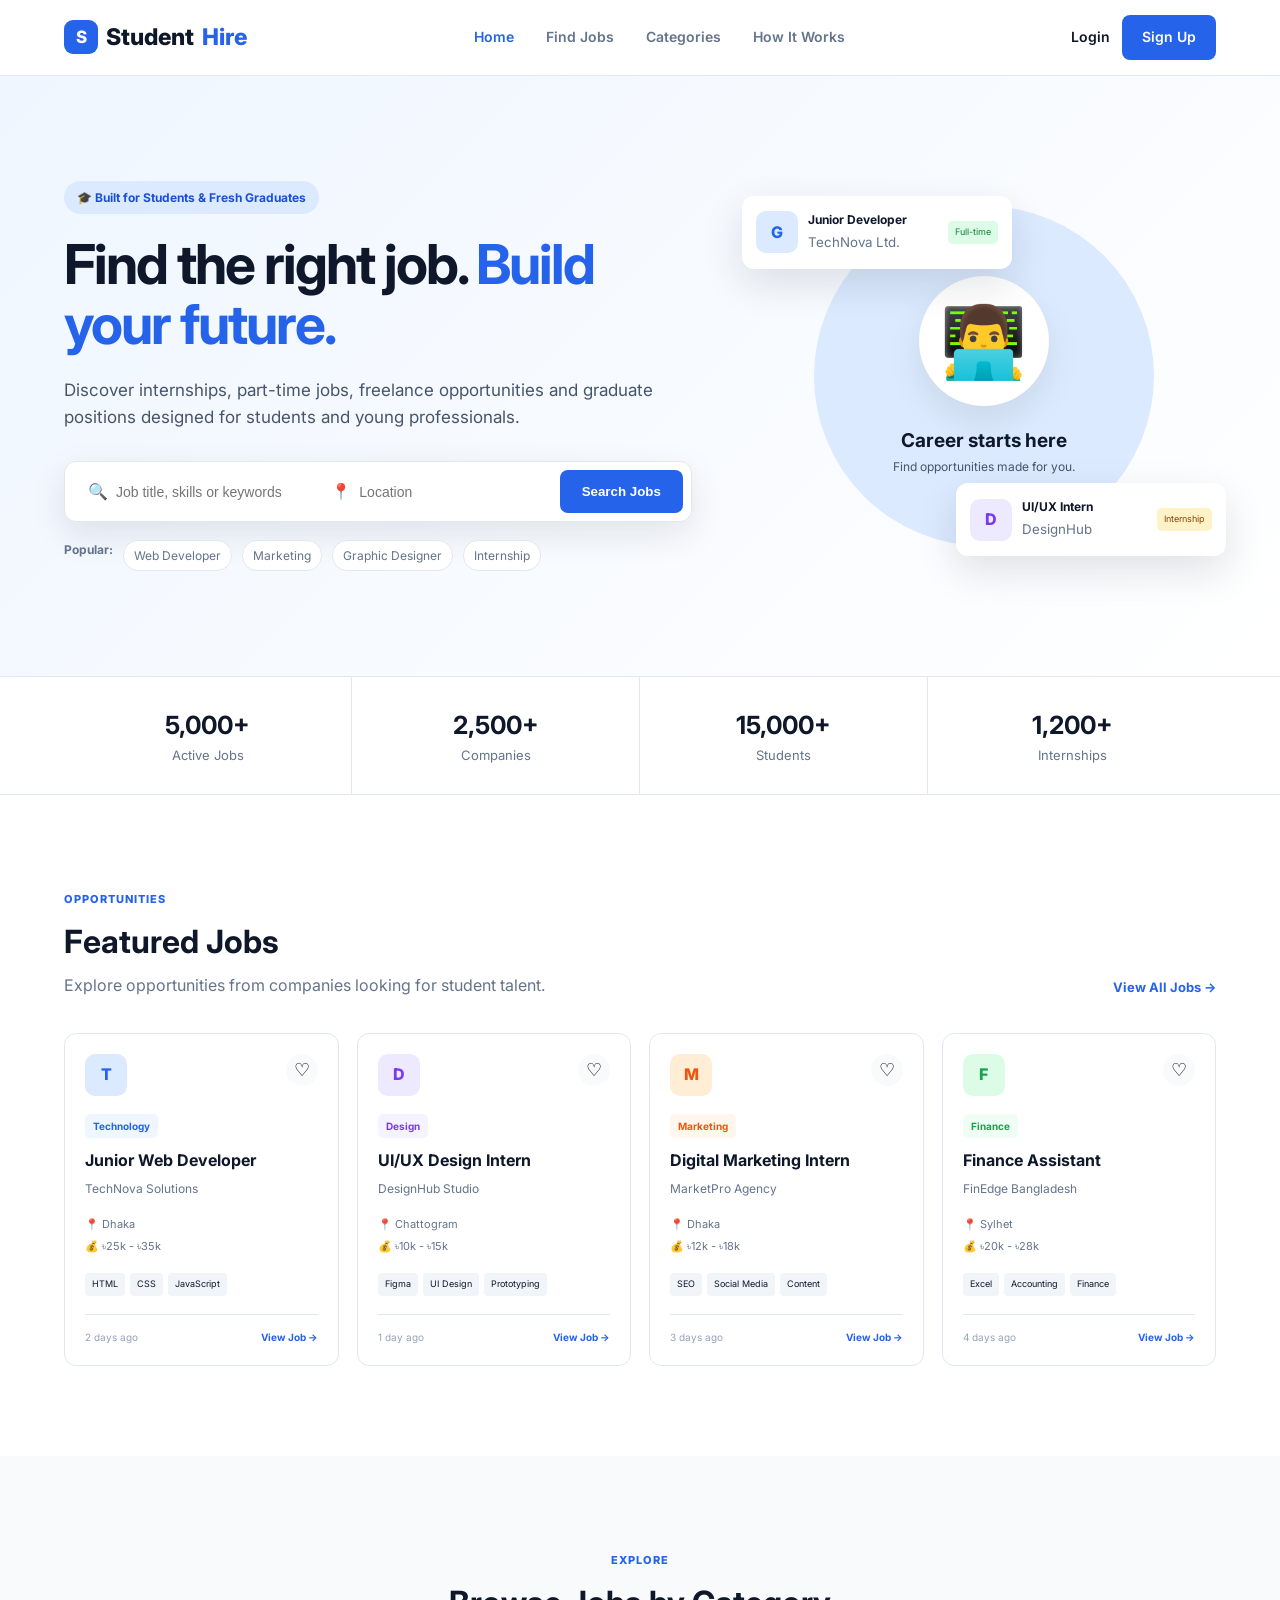
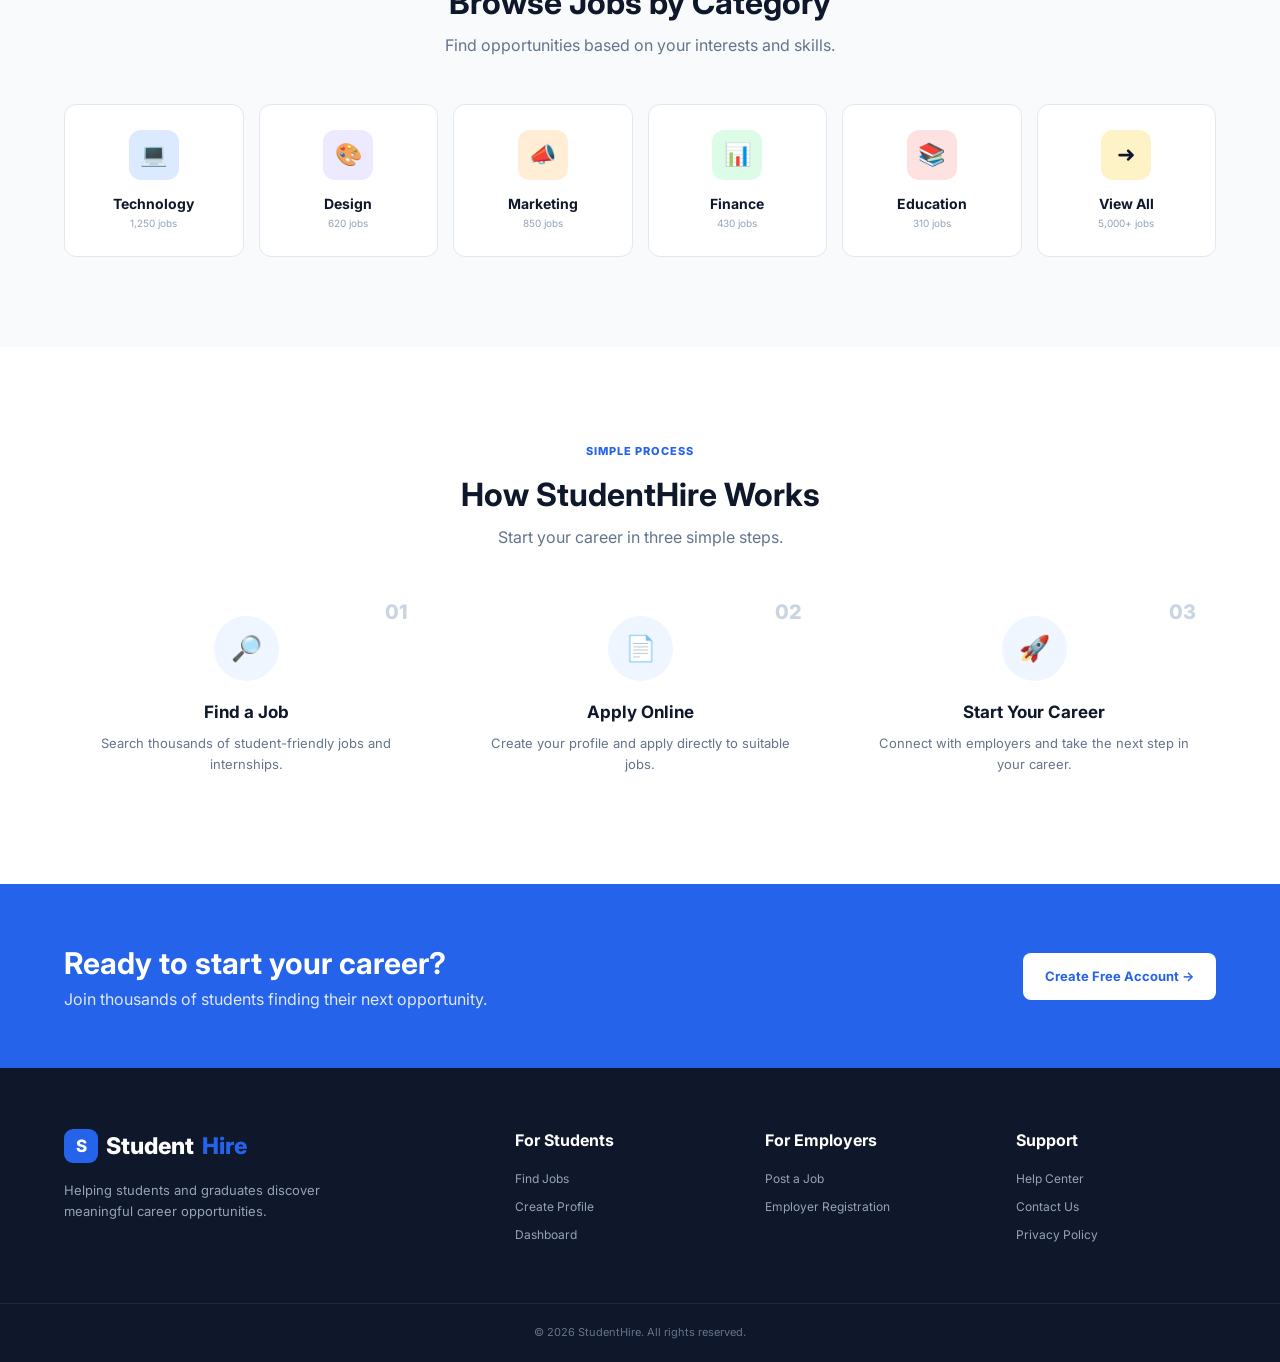
<file: index.html>
<!DOCTYPE html>
<html lang="en">
<head>
<meta charset="UTF-8">
<meta name="viewport" content="width=device-width, initial-scale=1.0">
<title>StudentHire - Student Job Portal</title>
<link rel="stylesheet" href="css/style.css">
<link rel="preconnect" href="https://fonts.googleapis.com">
<link rel="preconnect" href="https://fonts.gstatic.com" crossorigin>
<link href="https://fonts.googleapis.com/css2?family=Inter:wght@400;500;600;700;800&display=swap" rel="stylesheet">
</head>
<body>
<header class="navbar">
  <div class="container nav-content">
    <a href="index.html" class="logo"><span class="logo-icon">S</span>Student<span>Hire</span></a>
    <nav class="nav-links">
      <a href="index.html" class="active">Home</a>
      <a href="jobs.html">Find Jobs</a>
      <a href="#categories">Categories</a>
      <a href="#how-it-works">How It Works</a>
    </nav>
    <div class="nav-buttons">
      <a href="login.html" class="login-btn">Login</a>
      <a href="register.html" class="btn-primary">Sign Up</a>
    </div>
    <button class="menu-btn" onclick="toggleMenu()">☰</button>
  </div>
</header>

<section class="hero">
<div class="container hero-content">
  <div class="hero-text">
    <div class="hero-badge">🎓 Built for Students & Fresh Graduates</div>
    <h1>Find the right job. <span>Build your future.</span></h1>
    <p>Discover internships, part-time jobs, freelance opportunities and graduate positions designed for students and young professionals.</p>
    <div class="search-box">
      <div class="search-field"><span>🔍</span><input type="text" id="homeSearch" placeholder="Job title, skills or keywords"></div>
      <div class="search-field"><span>📍</span><input type="text" id="homeLocation" placeholder="Location"></div>
      <button onclick="searchJobs()" class="search-btn">Search Jobs</button>
    </div>
    <div class="popular-searches"><strong>Popular:</strong><span>Web Developer</span><span>Marketing</span><span>Graphic Designer</span><span>Internship</span></div>
  </div>
  <div class="hero-card">
    <div class="floating-card card-one"><div class="company-logo blue">G</div><div><strong>Junior Developer</strong><small>TechNova Ltd.</small></div><span class="job-type">Full-time</span></div>
    <div class="floating-card card-two"><div class="company-logo purple">D</div><div><strong>UI/UX Intern</strong><small>DesignHub</small></div><span class="job-type internship">Internship</span></div>
    <div class="hero-illustration"><div class="person-circle">👨‍💻</div><div class="illustration-text"><h3>Career starts here</h3><p>Find opportunities made for you.</p></div></div>
  </div>
</div>
</section>

<section class="stats">
<div class="container stats-grid">
  <div class="stat"><h2>5,000+</h2><p>Active Jobs</p></div>
  <div class="stat"><h2>2,500+</h2><p>Companies</p></div>
  <div class="stat"><h2>15,000+</h2><p>Students</p></div>
  <div class="stat"><h2>1,200+</h2><p>Internships</p></div>
</div>
</section>

<section class="section">
<div class="container">
  <div class="section-heading"><div><span class="section-label">OPPORTUNITIES</span><h2>Featured Jobs</h2><p>Explore opportunities from companies looking for student talent.</p></div><a href="jobs.html" class="view-all">View All Jobs →</a></div>
  <div class="job-grid">
    <div class="job-card"><div class="job-top"><div class="company-logo blue">T</div><button class="save-job" onclick="saveJob(this)">♡</button></div><span class="job-category">Technology</span><h3>Junior Web Developer</h3><p class="company">TechNova Solutions</p><div class="job-info"><span>📍 Dhaka</span><span>💰 ৳25k - ৳35k</span></div><div class="job-tags"><span>HTML</span><span>CSS</span><span>JavaScript</span></div><div class="job-bottom"><span>2 days ago</span><a href="job-details.html">View Job →</a></div></div>
    <div class="job-card"><div class="job-top"><div class="company-logo purple">D</div><button class="save-job" onclick="saveJob(this)">♡</button></div><span class="job-category purple-text">Design</span><h3>UI/UX Design Intern</h3><p class="company">DesignHub Studio</p><div class="job-info"><span>📍 Chattogram</span><span>💰 ৳10k - ৳15k</span></div><div class="job-tags"><span>Figma</span><span>UI Design</span><span>Prototyping</span></div><div class="job-bottom"><span>1 day ago</span><a href="job-details.html">View Job →</a></div></div>
    <div class="job-card"><div class="job-top"><div class="company-logo orange">M</div><button class="save-job" onclick="saveJob(this)">♡</button></div><span class="job-category orange-text">Marketing</span><h3>Digital Marketing Intern</h3><p class="company">MarketPro Agency</p><div class="job-info"><span>📍 Dhaka</span><span>💰 ৳12k - ৳18k</span></div><div class="job-tags"><span>SEO</span><span>Social Media</span><span>Content</span></div><div class="job-bottom"><span>3 days ago</span><a href="job-details.html">View Job →</a></div></div>
    <div class="job-card"><div class="job-top"><div class="company-logo green">F</div><button class="save-job" onclick="saveJob(this)">♡</button></div><span class="job-category green-text">Finance</span><h3>Finance Assistant</h3><p class="company">FinEdge Bangladesh</p><div class="job-info"><span>📍 Sylhet</span><span>💰 ৳20k - ৳28k</span></div><div class="job-tags"><span>Excel</span><span>Accounting</span><span>Finance</span></div><div class="job-bottom"><span>4 days ago</span><a href="job-details.html">View Job →</a></div></div>
  </div>
</div>
</section>

<section class="section light-section" id="categories">
<div class="container">
  <div class="center-heading"><span class="section-label">EXPLORE</span><h2>Browse Jobs by Category</h2><p>Find opportunities based on your interests and skills.</p></div>
  <div class="category-grid">
    <a href="jobs.html?category=technology" class="category-card"><div class="category-icon blue-bg">💻</div><h3>Technology</h3><p>1,250 jobs</p></a>
    <a href="jobs.html?category=design" class="category-card"><div class="category-icon purple-bg">🎨</div><h3>Design</h3><p>620 jobs</p></a>
    <a href="jobs.html?category=marketing" class="category-card"><div class="category-icon orange-bg">📣</div><h3>Marketing</h3><p>850 jobs</p></a>
    <a href="jobs.html?category=finance" class="category-card"><div class="category-icon green-bg">📊</div><h3>Finance</h3><p>430 jobs</p></a>
    <a href="jobs.html?category=education" class="category-card"><div class="category-icon red-bg">📚</div><h3>Education</h3><p>310 jobs</p></a>
    <a href="jobs.html" class="category-card"><div class="category-icon yellow-bg">➜</div><h3>View All</h3><p>5,000+ jobs</p></a>
  </div>
</div>
</section>

<section class="section" id="how-it-works">
<div class="container">
  <div class="center-heading"><span class="section-label">SIMPLE PROCESS</span><h2>How StudentHire Works</h2><p>Start your career in three simple steps.</p></div>
  <div class="steps">
    <div class="step"><div class="step-number">01</div><div class="step-icon">🔎</div><h3>Find a Job</h3><p>Search thousands of student-friendly jobs and internships.</p></div>
    <div class="step"><div class="step-number">02</div><div class="step-icon">📄</div><h3>Apply Online</h3><p>Create your profile and apply directly to suitable jobs.</p></div>
    <div class="step"><div class="step-number">03</div><div class="step-icon">🚀</div><h3>Start Your Career</h3><p>Connect with employers and take the next step in your career.</p></div>
  </div>
</div>
</section>

<section class="cta"><div class="container cta-content"><div><h2>Ready to start your career?</h2><p>Join thousands of students finding their next opportunity.</p></div><a href="register.html" class="cta-button">Create Free Account →</a></div></section>

<footer>
<div class="container footer-grid">
  <div><a href="index.html" class="logo footer-logo"><span class="logo-icon">S</span>Student<span>Hire</span></a><p>Helping students and graduates discover meaningful career opportunities.</p></div>
  <div><h4>For Students</h4><a href="jobs.html">Find Jobs</a><a href="register.html">Create Profile</a><a href="student-dashboard.html">Dashboard</a></div>
  <div><h4>For Employers</h4><a href="employer-dashboard.html">Post a Job</a><a href="register.html">Employer Registration</a></div>
  <div><h4>Support</h4><a href="#">Help Center</a><a href="#">Contact Us</a><a href="#">Privacy Policy</a></div>
</div>
<div class="footer-bottom"><p>© 2026 StudentHire. All rights reserved.</p></div>
</footer>
<script src="js/script.js"></script>
</body>
</html>
</file>
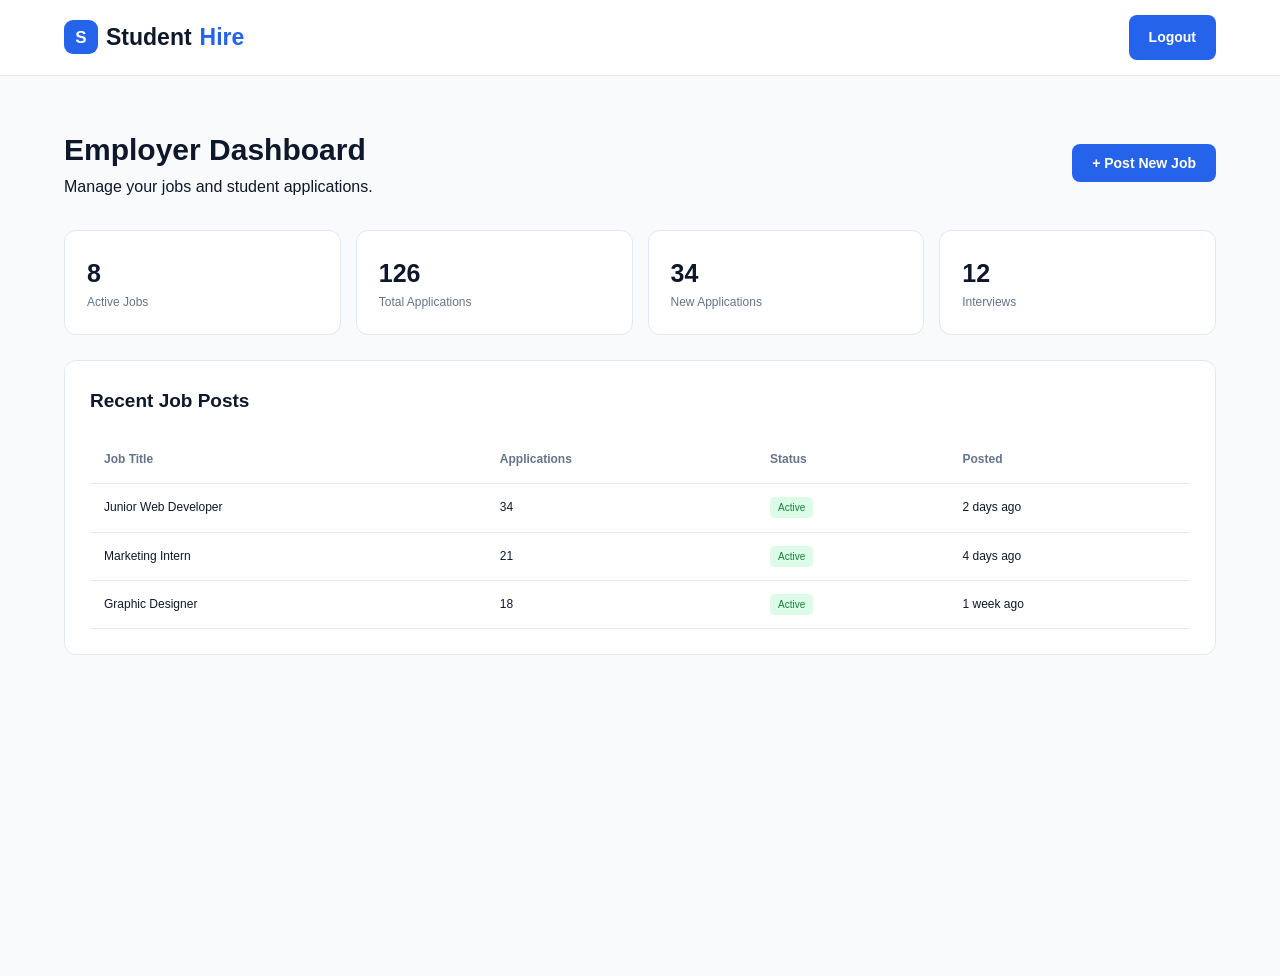
<file: employer-dashboard.html>
<!DOCTYPE html>
<html lang="en"><head><meta charset="UTF-8"><meta name="viewport" content="width=device-width, initial-scale=1.0"><title>Employer Dashboard - StudentHire</title><link rel="stylesheet" href="css/style.css"><style>
.employer-page{background:#f8fafc;min-height:100vh;padding:50px 0}.employer-header{display:flex;justify-content:space-between;align-items:center;margin-bottom:30px}.employer-header h1{font-size:30px}.post-btn{border:none;cursor:pointer}.employer-stats{display:grid;grid-template-columns:repeat(4,1fr);gap:15px;margin-bottom:25px}.employer-stat{background:#fff;border:1px solid var(--border);padding:22px;border-radius:12px}.employer-stat h2{font-size:25px}.employer-stat p{color:#64748b;font-size:12px}.employer-table{background:#fff;border:1px solid var(--border);border-radius:12px;padding:25px;overflow-x:auto}.employer-table h2{font-size:19px;margin-bottom:20px}table{width:100%;border-collapse:collapse}th,td{text-align:left;padding:14px;border-bottom:1px solid var(--border);font-size:12px}th{color:#64748b}.table-status{background:#dcfce7;color:#15803d;padding:5px 8px;border-radius:5px;font-size:10px}@media(max-width:700px){.employer-stats{grid-template-columns:1fr 1fr}}
</style></head><body><header class="navbar"><div class="container nav-content"><a href="index.html" class="logo"><span class="logo-icon">S</span>Student<span>Hire</span></a><a href="index.html" class="btn-primary">Logout</a></div></header>
<section class="employer-page"><div class="container"><div class="employer-header"><div><h1>Employer Dashboard</h1><p>Manage your jobs and student applications.</p></div><button class="btn-primary post-btn" onclick="showNotification('Job posting form opened!','success')">+ Post New Job</button></div><div class="employer-stats"><div class="employer-stat"><h2>8</h2><p>Active Jobs</p></div><div class="employer-stat"><h2>126</h2><p>Total Applications</p></div><div class="employer-stat"><h2>34</h2><p>New Applications</p></div><div class="employer-stat"><h2>12</h2><p>Interviews</p></div></div><div class="employer-table"><h2>Recent Job Posts</h2><table><thead><tr><th>Job Title</th><th>Applications</th><th>Status</th><th>Posted</th></tr></thead><tbody><tr><td>Junior Web Developer</td><td>34</td><td><span class="table-status">Active</span></td><td>2 days ago</td></tr><tr><td>Marketing Intern</td><td>21</td><td><span class="table-status">Active</span></td><td>4 days ago</td></tr><tr><td>Graphic Designer</td><td>18</td><td><span class="table-status">Active</span></td><td>1 week ago</td></tr></tbody></table></div></div></section><script src="js/script.js"></script></body></html>
</file>
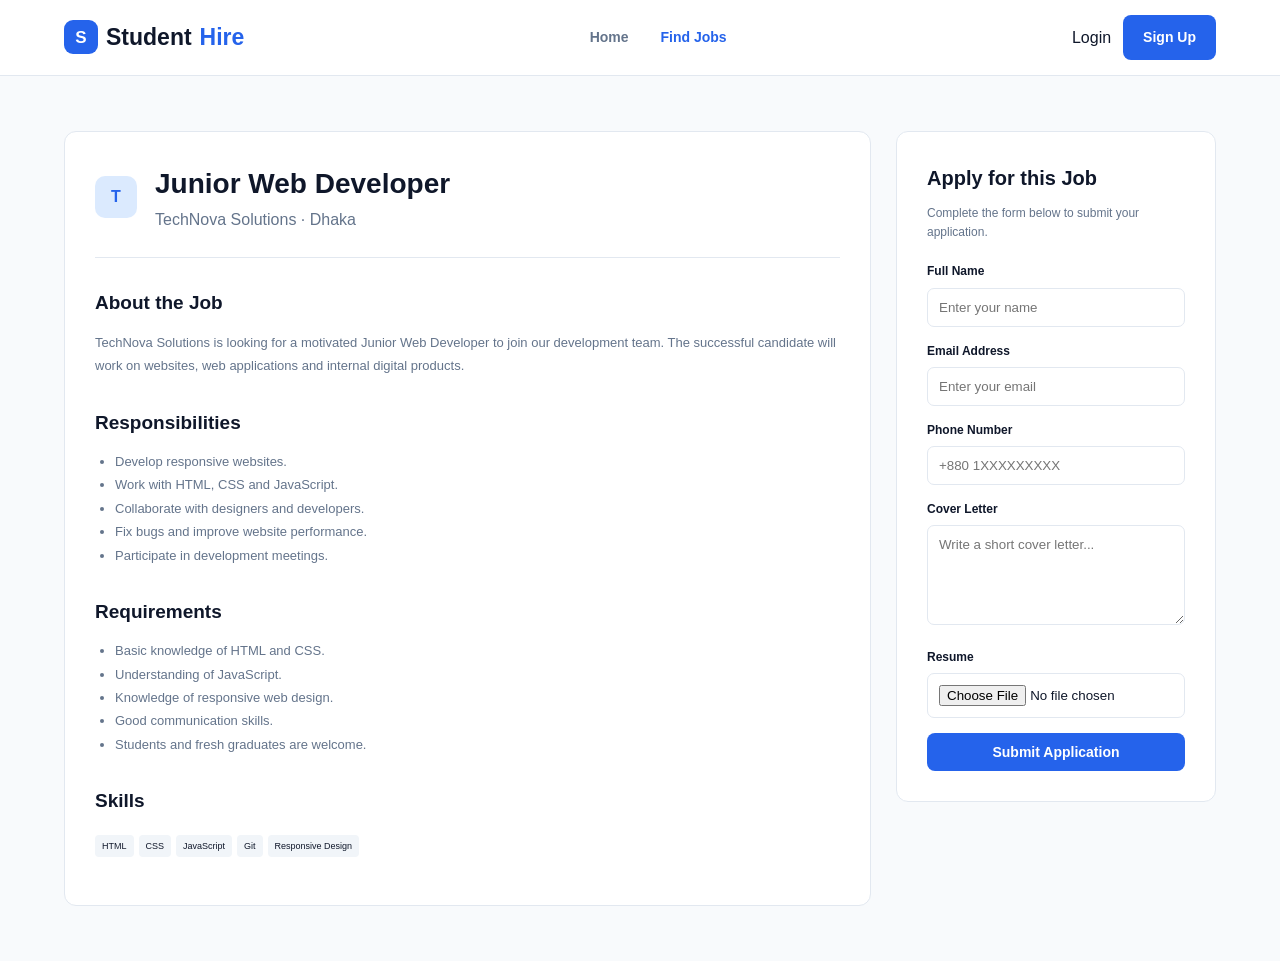
<file: job-details.html>
<!DOCTYPE html>
<html lang="en"><head><meta charset="UTF-8"><meta name="viewport" content="width=device-width, initial-scale=1.0"><title>Job Details - StudentHire</title><link rel="stylesheet" href="css/style.css"><style>
.job-details-page{background:#f8fafc;padding:55px 0}.job-details-layout{display:grid;grid-template-columns:1fr 320px;gap:25px}.details-card,.apply-panel{background:#fff;border:1px solid var(--border);border-radius:12px;padding:30px}.job-title-area{display:flex;gap:18px;align-items:center;padding-bottom:25px;border-bottom:1px solid var(--border)}.job-title-area h1{font-size:28px}.job-title-area p{color:#64748b}.details-section{margin-top:30px}.details-section h2{font-size:19px;margin-bottom:12px}.details-section p,.details-section li{color:#64748b;font-size:13px;line-height:1.8}.details-section ul{padding-left:20px}.apply-panel{height:fit-content;position:sticky;top:100px}.apply-panel h2{font-size:20px;margin-bottom:10px}.apply-panel p{color:#64748b;font-size:12px;margin-bottom:20px}.form-group{margin-bottom:15px}.form-group label{display:block;font-size:12px;font-weight:600;margin-bottom:6px}.form-group input,.form-group textarea,.form-group select{width:100%;padding:11px;border:1px solid var(--border);border-radius:7px;outline:none;font-family:inherit}.form-group textarea{height:100px;resize:vertical}.full-btn{width:100%;border:none;cursor:pointer}@media(max-width:800px){.job-details-layout{grid-template-columns:1fr}.apply-panel{position:static}}
</style></head><body>
<header class="navbar"><div class="container nav-content"><a href="index.html" class="logo"><span class="logo-icon">S</span>Student<span>Hire</span></a><nav class="nav-links"><a href="index.html">Home</a><a href="jobs.html" class="active">Find Jobs</a></nav><div class="nav-buttons"><a href="login.html">Login</a><a href="register.html" class="btn-primary">Sign Up</a></div></div></header>
<section class="job-details-page"><div class="container"><div class="job-details-layout">
<div class="details-card"><div class="job-title-area"><div class="company-logo blue">T</div><div><h1>Junior Web Developer</h1><p>TechNova Solutions · Dhaka</p></div></div>
<div class="details-section"><h2>About the Job</h2><p>TechNova Solutions is looking for a motivated Junior Web Developer to join our development team. The successful candidate will work on websites, web applications and internal digital products.</p></div>
<div class="details-section"><h2>Responsibilities</h2><ul><li>Develop responsive websites.</li><li>Work with HTML, CSS and JavaScript.</li><li>Collaborate with designers and developers.</li><li>Fix bugs and improve website performance.</li><li>Participate in development meetings.</li></ul></div>
<div class="details-section"><h2>Requirements</h2><ul><li>Basic knowledge of HTML and CSS.</li><li>Understanding of JavaScript.</li><li>Knowledge of responsive web design.</li><li>Good communication skills.</li><li>Students and fresh graduates are welcome.</li></ul></div>
<div class="details-section"><h2>Skills</h2><div class="job-tags"><span>HTML</span><span>CSS</span><span>JavaScript</span><span>Git</span><span>Responsive Design</span></div></div></div>
<aside class="apply-panel"><h2>Apply for this Job</h2><p>Complete the form below to submit your application.</p><form onsubmit="applyJob(event)"><div class="form-group"><label>Full Name</label><input type="text" id="applicantName" placeholder="Enter your name" required></div><div class="form-group"><label>Email Address</label><input type="email" id="applicantEmail" placeholder="Enter your email" required></div><div class="form-group"><label>Phone Number</label><input type="tel" placeholder="+880 1XXXXXXXXX"></div><div class="form-group"><label>Cover Letter</label><textarea placeholder="Write a short cover letter..."></textarea></div><div class="form-group"><label>Resume</label><input type="file" accept=".pdf,.doc,.docx"></div><button type="submit" class="btn-primary full-btn">Submit Application</button></form></aside>
</div></div></section><script src="js/script.js"></script></body></html>
</file>
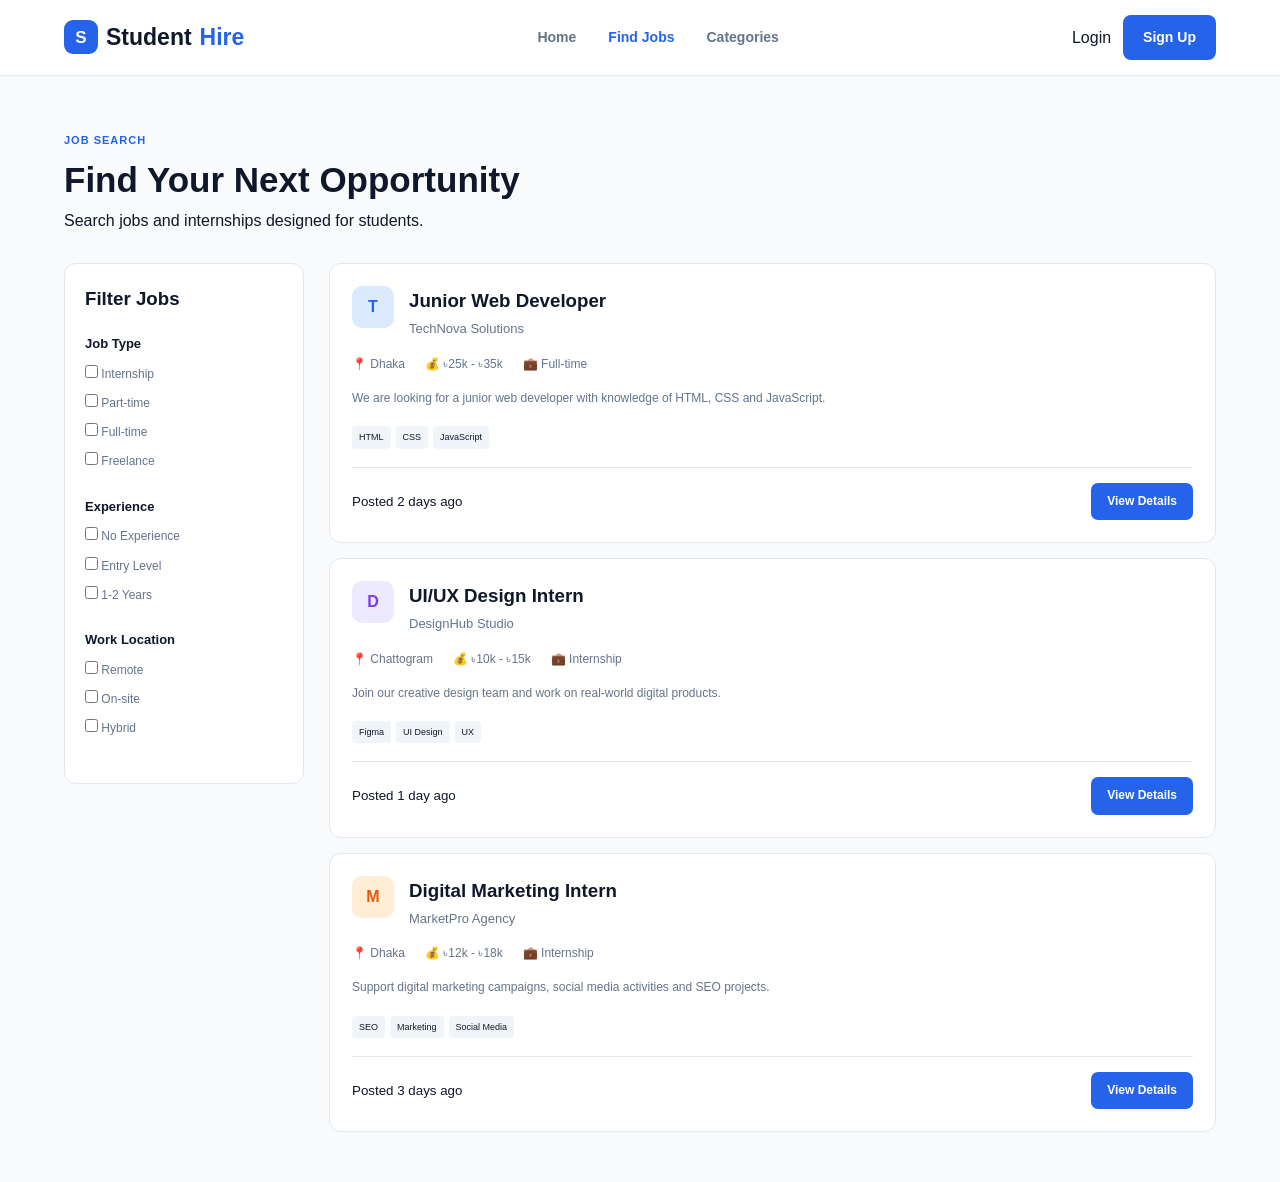
<file: jobs.html>
<!DOCTYPE html>
<html lang="en"><head><meta charset="UTF-8"><meta name="viewport" content="width=device-width, initial-scale=1.0"><title>Find Jobs - StudentHire</title><link rel="stylesheet" href="css/style.css"><style>
.jobs-page{background:#f8fafc;min-height:100vh;padding:50px 0}.jobs-header{margin-bottom:30px}.jobs-header h1{font-size:35px}.jobs-layout{display:grid;grid-template-columns:240px 1fr;gap:25px}.filters{background:#fff;border:1px solid var(--border);padding:20px;border-radius:12px;height:fit-content}.filters h3{margin-bottom:20px}.filter-group{margin-bottom:25px}.filter-group h4{margin-bottom:10px;font-size:13px}.filter-group label{display:block;font-size:12px;margin:10px 0;color:#64748b}.job-results{display:flex;flex-direction:column;gap:15px}.result-card{background:#fff;border:1px solid var(--border);border-radius:12px;padding:22px}.result-top{display:flex;gap:15px}.result-card h3{margin-bottom:3px}.result-company{color:#64748b;font-size:13px}.result-info{display:flex;gap:20px;color:#64748b;font-size:12px;margin:15px 0}.result-description{color:#64748b;font-size:12px}.result-bottom{display:flex;justify-content:space-between;align-items:center;border-top:1px solid var(--border);margin-top:18px;padding-top:15px}.apply-btn{background:var(--primary);color:#fff;padding:9px 16px;border-radius:7px;font-size:12px;font-weight:600}@media(max-width:700px){.jobs-layout{grid-template-columns:1fr}}
</style></head><body>
<header class="navbar"><div class="container nav-content"><a href="index.html" class="logo"><span class="logo-icon">S</span>Student<span>Hire</span></a><nav class="nav-links"><a href="index.html">Home</a><a href="jobs.html" class="active">Find Jobs</a><a href="index.html#categories">Categories</a></nav><div class="nav-buttons"><a href="login.html">Login</a><a href="register.html" class="btn-primary">Sign Up</a></div></div></header>
<section class="jobs-page"><div class="container"><div class="jobs-header"><span class="section-label">JOB SEARCH</span><h1>Find Your Next Opportunity</h1><p>Search jobs and internships designed for students.</p></div>
<div class="jobs-layout"><aside class="filters"><h3>Filter Jobs</h3><div class="filter-group"><h4>Job Type</h4><label><input type="checkbox"> Internship</label><label><input type="checkbox"> Part-time</label><label><input type="checkbox"> Full-time</label><label><input type="checkbox"> Freelance</label></div><div class="filter-group"><h4>Experience</h4><label><input type="checkbox"> No Experience</label><label><input type="checkbox"> Entry Level</label><label><input type="checkbox"> 1-2 Years</label></div><div class="filter-group"><h4>Work Location</h4><label><input type="checkbox"> Remote</label><label><input type="checkbox"> On-site</label><label><input type="checkbox"> Hybrid</label></div></aside>
<main class="job-results">
<div class="result-card"><div class="result-top"><div class="company-logo blue">T</div><div><h3>Junior Web Developer</h3><p class="result-company">TechNova Solutions</p></div></div><div class="result-info"><span>📍 Dhaka</span><span>💰 ৳25k - ৳35k</span><span>💼 Full-time</span></div><p class="result-description">We are looking for a junior web developer with knowledge of HTML, CSS and JavaScript.</p><div class="job-tags"><span>HTML</span><span>CSS</span><span>JavaScript</span></div><div class="result-bottom"><small>Posted 2 days ago</small><a href="job-details.html" class="apply-btn">View Details</a></div></div>
<div class="result-card"><div class="result-top"><div class="company-logo purple">D</div><div><h3>UI/UX Design Intern</h3><p class="result-company">DesignHub Studio</p></div></div><div class="result-info"><span>📍 Chattogram</span><span>💰 ৳10k - ৳15k</span><span>💼 Internship</span></div><p class="result-description">Join our creative design team and work on real-world digital products.</p><div class="job-tags"><span>Figma</span><span>UI Design</span><span>UX</span></div><div class="result-bottom"><small>Posted 1 day ago</small><a href="job-details.html" class="apply-btn">View Details</a></div></div>
<div class="result-card"><div class="result-top"><div class="company-logo orange">M</div><div><h3>Digital Marketing Intern</h3><p class="result-company">MarketPro Agency</p></div></div><div class="result-info"><span>📍 Dhaka</span><span>💰 ৳12k - ৳18k</span><span>💼 Internship</span></div><p class="result-description">Support digital marketing campaigns, social media activities and SEO projects.</p><div class="job-tags"><span>SEO</span><span>Marketing</span><span>Social Media</span></div><div class="result-bottom"><small>Posted 3 days ago</small><a href="job-details.html" class="apply-btn">View Details</a></div></div>
</main></div></div></section><script src="js/script.js"></script></body></html>
</file>
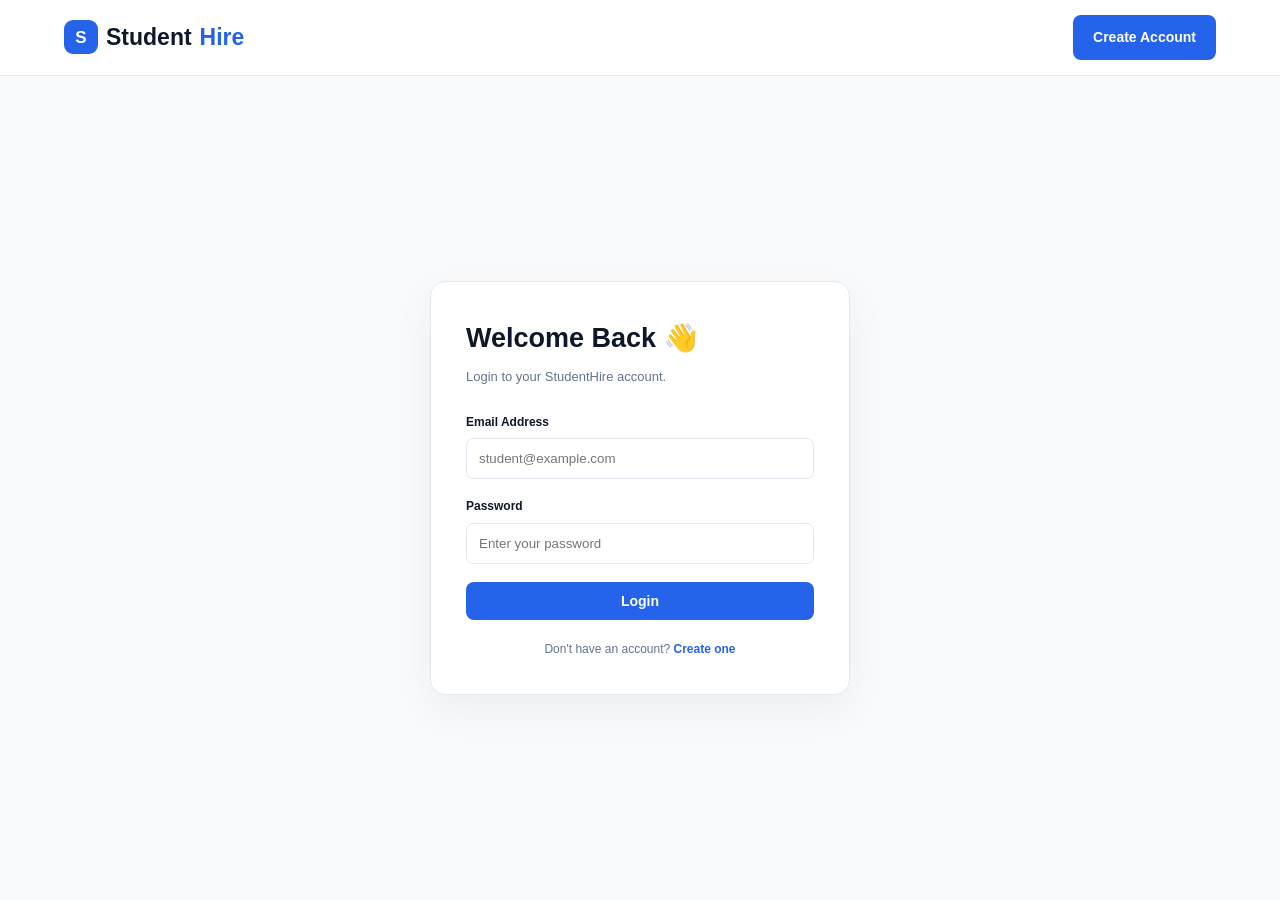
<file: login.html>
<!DOCTYPE html>
<html lang="en"><head><meta charset="UTF-8"><meta name="viewport" content="width=device-width, initial-scale=1.0"><title>Login - StudentHire</title><link rel="stylesheet" href="css/style.css"><style>
.auth-page{min-height:calc(100vh - 76px);background:#f8fafc;display:flex;align-items:center;justify-content:center;padding:40px}.auth-card{background:#fff;width:420px;padding:35px;border-radius:15px;border:1px solid var(--border);box-shadow:0 15px 40px rgba(0,0,0,.05)}.auth-card h1{font-size:27px;margin-bottom:7px}.auth-card>p{color:#64748b;font-size:13px;margin-bottom:25px}.auth-form label{display:block;font-size:12px;font-weight:600;margin-bottom:6px}.auth-form input{width:100%;padding:12px;border:1px solid var(--border);border-radius:7px;margin-bottom:18px;outline:none}.auth-button{width:100%;border:none;cursor:pointer}.auth-footer{text-align:center;margin-top:20px;color:#64748b;font-size:12px}.auth-footer a{color:var(--primary);font-weight:700}
</style></head><body><header class="navbar"><div class="container nav-content"><a href="index.html" class="logo"><span class="logo-icon">S</span>Student<span>Hire</span></a><a href="register.html" class="btn-primary">Create Account</a></div></header>
<section class="auth-page"><div class="auth-card"><h1>Welcome Back 👋</h1><p>Login to your StudentHire account.</p><form class="auth-form" onsubmit="loginUser(event)"><label>Email Address</label><input type="email" id="loginEmail" placeholder="student@example.com" required><label>Password</label><input type="password" id="loginPassword" placeholder="Enter your password" required><button type="submit" class="btn-primary auth-button">Login</button></form><div class="auth-footer">Don't have an account? <a href="register.html">Create one</a></div></div></section><script src="js/script.js"></script></body></html>
</file>
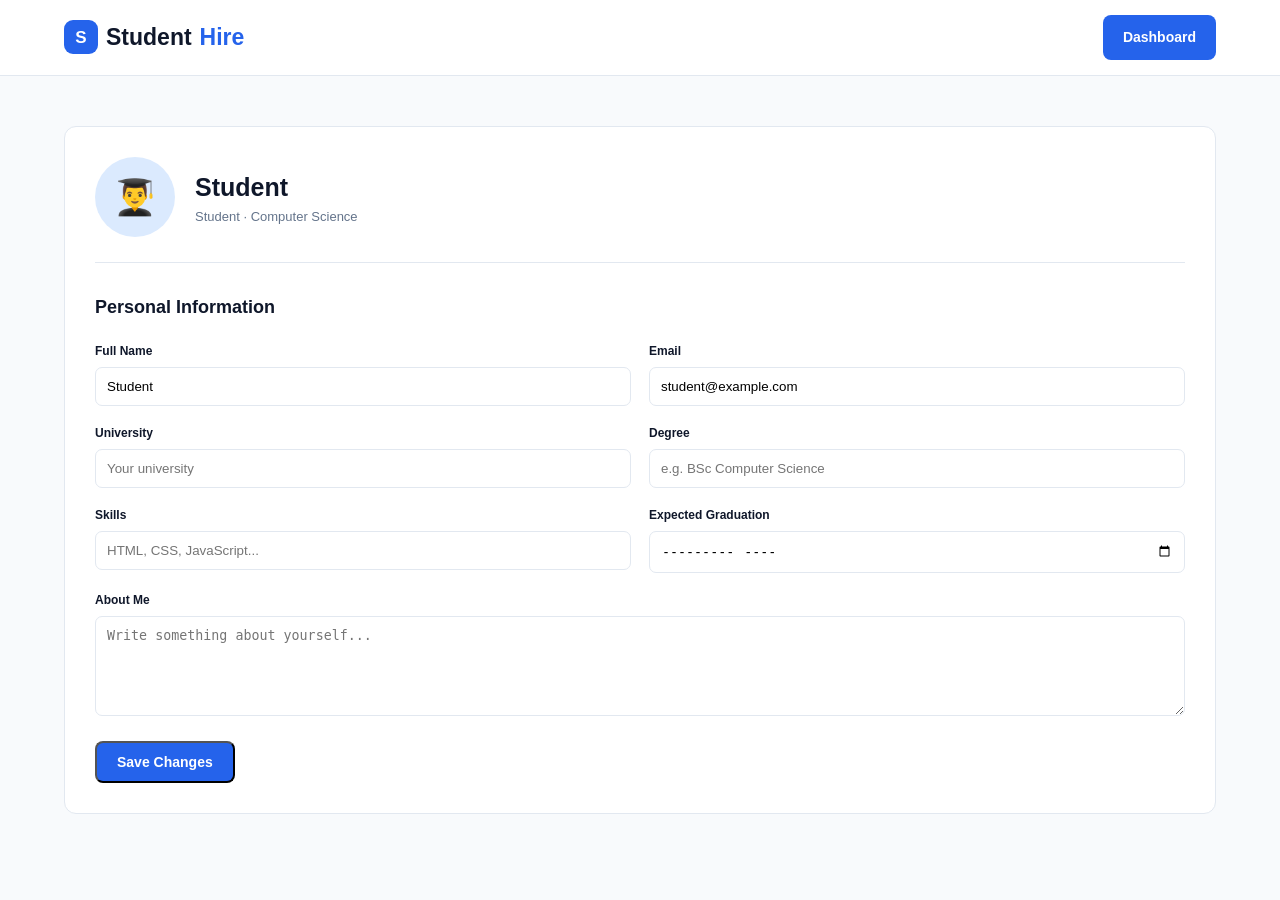
<file: profile.html>
<!DOCTYPE html>
<html lang="en"><head><meta charset="UTF-8"><meta name="viewport" content="width=device-width, initial-scale=1.0"><title>My Profile - StudentHire</title><link rel="stylesheet" href="css/style.css"><style>
.profile-page{background:#f8fafc;min-height:calc(100vh - 76px);padding:50px 0}.profile-card{background:#fff;border:1px solid var(--border);border-radius:12px;padding:30px}.profile-header{display:flex;align-items:center;gap:20px;border-bottom:1px solid var(--border);padding-bottom:25px}.profile-avatar{width:80px;height:80px;border-radius:50%;background:#dbeafe;display:flex;justify-content:center;align-items:center;font-size:35px}.profile-header h1{font-size:25px}.profile-header p{color:#64748b;font-size:13px}.profile-section{margin-top:30px}.profile-section h2{font-size:18px;margin-bottom:20px}.profile-form{display:grid;grid-template-columns:1fr 1fr;gap:18px}.profile-form label{display:block;font-size:12px;font-weight:600;margin-bottom:6px}.profile-form input,.profile-form textarea{width:100%;padding:11px;border:1px solid var(--border);border-radius:7px}.profile-form textarea{min-height:100px}.full{grid-column:1/-1}@media(max-width:700px){.profile-form{grid-template-columns:1fr}}
</style></head><body><header class="navbar"><div class="container nav-content"><a href="index.html" class="logo"><span class="logo-icon">S</span>Student<span>Hire</span></a><a href="student-dashboard.html" class="btn-primary">Dashboard</a></div></header>
<section class="profile-page"><div class="container"><div class="profile-card"><div class="profile-header"><div class="profile-avatar">👨‍🎓</div><div><h1 class="student-name">Student</h1><p>Student · Computer Science</p></div></div><div class="profile-section"><h2>Personal Information</h2><form class="profile-form"><div><label>Full Name</label><input type="text" value="Student"></div><div><label>Email</label><input type="email" value="student@example.com"></div><div><label>University</label><input type="text" placeholder="Your university"></div><div><label>Degree</label><input type="text" placeholder="e.g. BSc Computer Science"></div><div><label>Skills</label><input type="text" placeholder="HTML, CSS, JavaScript..."></div><div><label>Expected Graduation</label><input type="month"></div><div class="full"><label>About Me</label><textarea placeholder="Write something about yourself..."></textarea></div><div><button type="button" class="btn-primary" onclick="showNotification('Profile updated successfully!','success')">Save Changes</button></div></form></div></div></div></section><script src="js/script.js"></script></body></html>
</file>
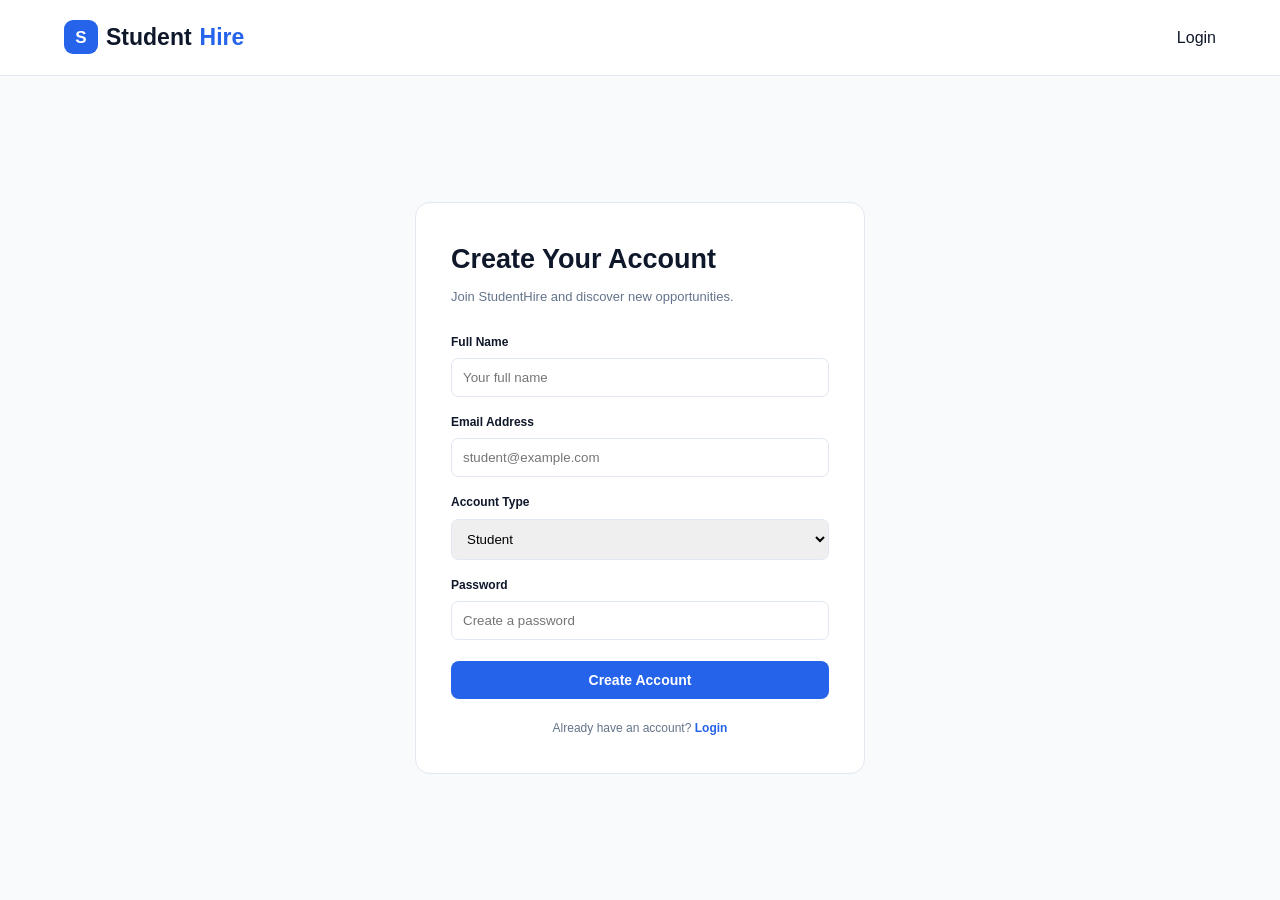
<file: register.html>
<!DOCTYPE html>
<html lang="en"><head><meta charset="UTF-8"><meta name="viewport" content="width=device-width, initial-scale=1.0"><title>Create Account - StudentHire</title><link rel="stylesheet" href="css/style.css"><style>
.auth-page{min-height:calc(100vh - 76px);background:#f8fafc;display:flex;justify-content:center;align-items:center;padding:40px}.auth-card{background:#fff;width:450px;padding:35px;border-radius:15px;border:1px solid var(--border)}.auth-card h1{font-size:27px}.auth-card>p{color:#64748b;font-size:13px;margin:6px 0 25px}.form-group{margin-bottom:16px}.form-group label{display:block;font-size:12px;font-weight:600;margin-bottom:6px}.form-group input,.form-group select{width:100%;padding:11px;border:1px solid var(--border);border-radius:7px}.register-button{width:100%;border:none;cursor:pointer;margin-top:5px}.auth-footer{text-align:center;font-size:12px;color:#64748b;margin-top:20px}.auth-footer a{color:var(--primary);font-weight:700}
</style></head><body><header class="navbar"><div class="container nav-content"><a href="index.html" class="logo"><span class="logo-icon">S</span>Student<span>Hire</span></a><a href="login.html">Login</a></div></header>
<section class="auth-page"><div class="auth-card"><h1>Create Your Account</h1><p>Join StudentHire and discover new opportunities.</p><form onsubmit="registerUser(event)"><div class="form-group"><label>Full Name</label><input type="text" id="registerName" placeholder="Your full name" required></div><div class="form-group"><label>Email Address</label><input type="email" id="registerEmail" placeholder="student@example.com" required></div><div class="form-group"><label>Account Type</label><select><option>Student</option><option>Employer</option></select></div><div class="form-group"><label>Password</label><input type="password" id="registerPassword" placeholder="Create a password" required></div><button type="submit" class="btn-primary register-button">Create Account</button></form><div class="auth-footer">Already have an account? <a href="login.html">Login</a></div></div></section><script src="js/script.js"></script></body></html>
</file>
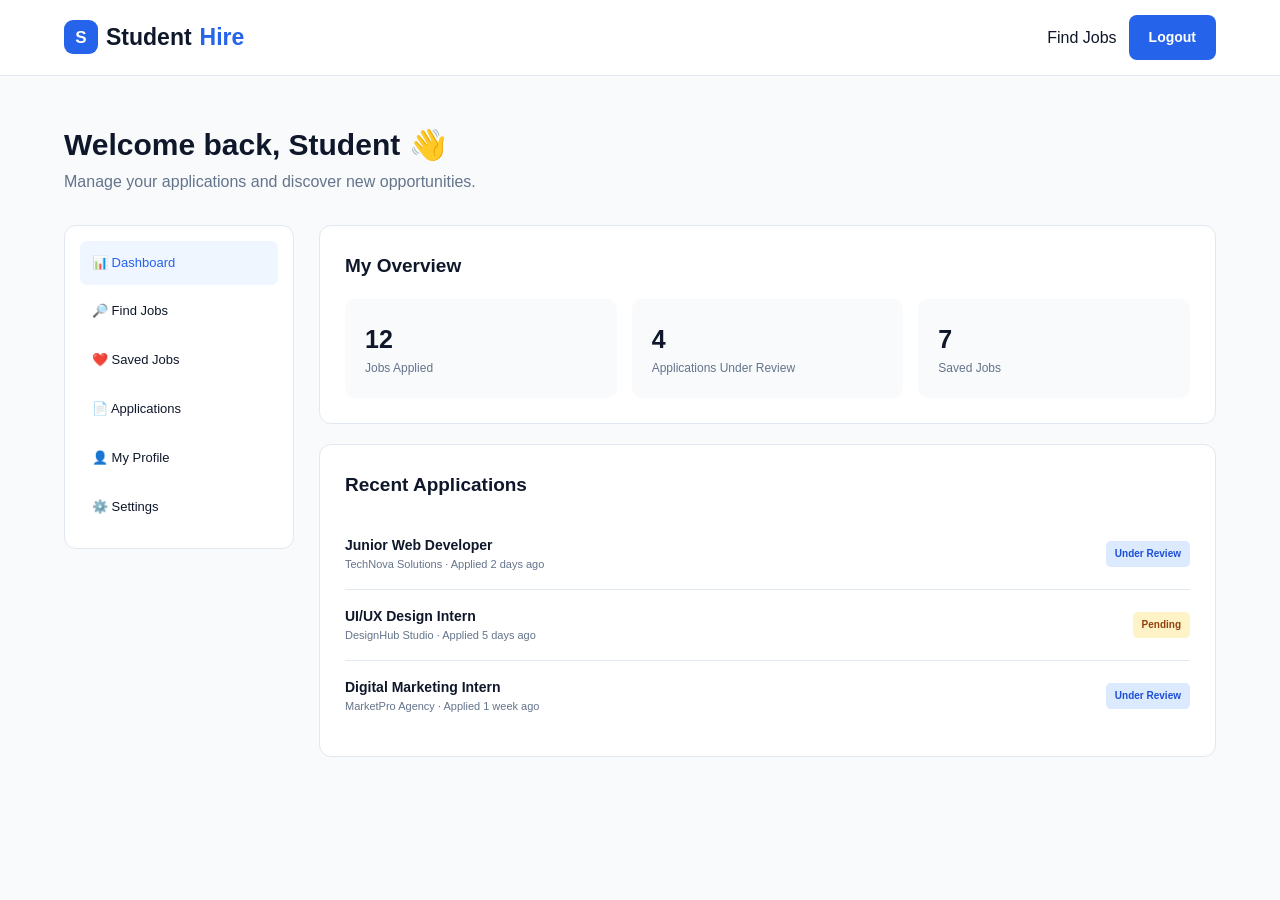
<file: student-dashboard.html>
<!DOCTYPE html>
<html lang="en"><head><meta charset="UTF-8"><meta name="viewport" content="width=device-width, initial-scale=1.0"><title>Student Dashboard - StudentHire</title><link rel="stylesheet" href="css/style.css"><style>
.dashboard{background:#f8fafc;min-height:calc(100vh - 76px);padding:45px 0}.dashboard-header{margin-bottom:30px}.dashboard-header h1{font-size:30px}.dashboard-header p{color:#64748b}.dashboard-grid{display:grid;grid-template-columns:230px 1fr;gap:25px}.sidebar{background:#fff;border:1px solid var(--border);border-radius:12px;padding:15px;height:fit-content}.sidebar a{display:block;padding:12px;border-radius:7px;font-size:13px;margin-bottom:4px}.sidebar a:hover,.sidebar a.active{background:#eff6ff;color:var(--primary)}.dashboard-main{display:flex;flex-direction:column;gap:20px}.dashboard-card{background:#fff;border:1px solid var(--border);border-radius:12px;padding:25px}.dashboard-card h2{font-size:19px;margin-bottom:18px}.dashboard-stats{display:grid;grid-template-columns:repeat(3,1fr);gap:15px}.dashboard-stat{background:#f8fafc;padding:20px;border-radius:10px}.dashboard-stat h3{font-size:25px}.dashboard-stat p{color:#64748b;font-size:12px}.application{display:flex;justify-content:space-between;align-items:center;padding:15px 0;border-bottom:1px solid var(--border)}.application:last-child{border-bottom:none}.application h4{font-size:14px}.application p{font-size:11px;color:#64748b}.status{padding:5px 9px;border-radius:5px;font-size:10px;font-weight:700}.pending{background:#fef3c7;color:#92400e}.review{background:#dbeafe;color:#1d4ed8}@media(max-width:700px){.dashboard-grid{grid-template-columns:1fr}.dashboard-stats{grid-template-columns:1fr}}
</style></head><body><header class="navbar"><div class="container nav-content"><a href="index.html" class="logo"><span class="logo-icon">S</span>Student<span>Hire</span></a><div class="nav-buttons"><a href="jobs.html">Find Jobs</a><a href="index.html" class="btn-primary">Logout</a></div></div></header>
<section class="dashboard"><div class="container"><div class="dashboard-header"><h1>Welcome back, <span class="student-name">Student</span> 👋</h1><p>Manage your applications and discover new opportunities.</p></div><div class="dashboard-grid"><aside class="sidebar"><a href="#" class="active">📊 Dashboard</a><a href="jobs.html">🔎 Find Jobs</a><a href="#">❤️ Saved Jobs</a><a href="#">📄 Applications</a><a href="profile.html">👤 My Profile</a><a href="#">⚙️ Settings</a></aside><main class="dashboard-main"><div class="dashboard-card"><h2>My Overview</h2><div class="dashboard-stats"><div class="dashboard-stat"><h3>12</h3><p>Jobs Applied</p></div><div class="dashboard-stat"><h3>4</h3><p>Applications Under Review</p></div><div class="dashboard-stat"><h3>7</h3><p>Saved Jobs</p></div></div></div><div class="dashboard-card"><h2>Recent Applications</h2><div class="application"><div><h4>Junior Web Developer</h4><p>TechNova Solutions · Applied 2 days ago</p></div><span class="status review">Under Review</span></div><div class="application"><div><h4>UI/UX Design Intern</h4><p>DesignHub Studio · Applied 5 days ago</p></div><span class="status pending">Pending</span></div><div class="application"><div><h4>Digital Marketing Intern</h4><p>MarketPro Agency · Applied 1 week ago</p></div><span class="status review">Under Review</span></div></div></main></div></div></section><script src="js/script.js"></script></body></html>
</file>
<file: css/style.css>
*{margin:0;padding:0;box-sizing:border-box} :root{--primary:#2563eb;--primary-dark:#1d4ed8;--dark:#0f172a;--text:#475569;--light:#f8fafc;--border:#e2e8f0;--white:#fff}body{font-family:"Inter",sans-serif;color:var(--dark);background:#fff;line-height:1.6}a{text-decoration:none;color:inherit}.container{width:90%;max-width:1200px;margin:auto}.navbar{height:76px;border-bottom:1px solid var(--border);background:#fff;position:sticky;top:0;z-index:1000}.nav-content{height:100%;display:flex;align-items:center;justify-content:space-between}.logo{font-size:23px;font-weight:800;display:flex;align-items:center;gap:8px}.logo span:last-child{color:var(--primary)}.logo-icon{width:34px;height:34px;background:var(--primary);color:#fff!important;border-radius:9px;display:flex;justify-content:center;align-items:center;font-size:17px}.nav-links{display:flex;gap:32px}.nav-links a{font-size:14px;font-weight:600;color:#64748b}.nav-links a:hover,.nav-links .active{color:var(--primary)}.nav-buttons{display:flex;gap:12px;align-items:center}.login-btn{font-weight:600;font-size:14px}.btn-primary{background:var(--primary);color:#fff;padding:11px 20px;border-radius:8px;font-weight:600;font-size:14px}.btn-primary:hover{background:var(--primary-dark)}.menu-btn{display:none;border:none;background:none;font-size:25px}.hero{background:linear-gradient(135deg,#eff6ff,#fff);padding:90px 0}.hero-content{display:grid;grid-template-columns:1.15fr .85fr;align-items:center;gap:60px}.hero-badge{display:inline-block;background:#dbeafe;color:#1d4ed8;padding:7px 13px;border-radius:20px;font-size:12px;font-weight:700;margin-bottom:20px}.hero h1{font-size:55px;line-height:1.1;letter-spacing:-2px;margin-bottom:22px}.hero h1 span{color:var(--primary)}.hero-text>p{color:var(--text);max-width:600px;font-size:17px;margin-bottom:30px}.search-box{background:#fff;padding:8px;border-radius:12px;display:flex;align-items:center;box-shadow:0 12px 35px rgba(15,23,42,.1);border:1px solid var(--border)}.search-field{display:flex;align-items:center;gap:8px;padding:0 15px;flex:1}.search-field input{width:100%;border:none;outline:none;font-size:14px}.search-btn{border:none;background:var(--primary);color:#fff;padding:14px 22px;border-radius:8px;font-weight:600;cursor:pointer}.popular-searches{margin-top:18px;display:flex;gap:10px;flex-wrap:wrap;color:#64748b;font-size:12px}.popular-searches span{background:#fff;padding:5px 10px;border:1px solid var(--border);border-radius:15px}.hero-card{min-height:420px;position:relative;display:flex;justify-content:center;align-items:center}.hero-illustration{width:340px;height:340px;border-radius:50%;background:#dbeafe;display:flex;flex-direction:column;align-items:center;justify-content:center}.person-circle{width:130px;height:130px;border-radius:50%;background:#fff;display:flex;align-items:center;justify-content:center;font-size:70px;box-shadow:0 15px 35px rgba(0,0,0,.08)}.illustration-text{text-align:center;margin-top:20px}.illustration-text h3{font-size:19px}.illustration-text p{font-size:12px;color:var(--text)}.floating-card{position:absolute;background:#fff;padding:14px;border-radius:12px;box-shadow:0 15px 40px rgba(15,23,42,.12);display:flex;align-items:center;gap:10px;width:270px}.floating-card strong{display:block;font-size:12px}.floating-card small{color:#64748b}.card-one{top:30px;left:-10px}.card-two{bottom:30px;right:-10px}.job-type{margin-left:auto;background:#dcfce7;color:#15803d;padding:4px 7px;border-radius:5px;font-size:9px}.internship{background:#fef3c7;color:#92400e}.company-logo{width:42px;height:42px;border-radius:10px;display:flex;justify-content:center;align-items:center;font-weight:800;flex-shrink:0}.blue{background:#dbeafe;color:#2563eb}.purple{background:#ede9fe;color:#7c3aed}.orange{background:#ffedd5;color:#ea580c}.green{background:#dcfce7;color:#16a34a}.stats{border-bottom:1px solid var(--border);border-top:1px solid var(--border)}.stats-grid{display:grid;grid-template-columns:repeat(4,1fr)}.stat{padding:28px;text-align:center;border-right:1px solid var(--border)}.stat:last-child{border-right:none}.stat h2{font-size:25px}.stat p{color:#64748b;font-size:13px}.section{padding:90px 0}.light-section{background:#f8fafc}.section-heading{display:flex;justify-content:space-between;align-items:end;margin-bottom:35px}.section-label{color:var(--primary);font-weight:800;font-size:11px;letter-spacing:1px}.section-heading h2,.center-heading h2{font-size:32px;margin-top:6px}.section-heading p,.center-heading p{color:#64748b;margin-top:5px}.view-all{color:var(--primary);font-size:13px;font-weight:700}.job-grid{display:grid;grid-template-columns:repeat(4,1fr);gap:18px}.job-card{border:1px solid var(--border);padding:20px;border-radius:12px;background:#fff;transition:.3s}.job-card:hover{transform:translateY(-5px);box-shadow:0 15px 30px rgba(15,23,42,.08)}.job-top{display:flex;justify-content:space-between}.save-job{border:none;background:#f8fafc;width:32px;height:32px;border-radius:50%;cursor:pointer;font-size:18px}.save-job.saved{color:#ef4444}.job-category{display:inline-block;color:#2563eb;background:#eff6ff;padding:4px 8px;border-radius:5px;font-size:10px;margin-top:18px;font-weight:700}.purple-text{color:#7c3aed;background:#f5f3ff}.orange-text{color:#ea580c;background:#fff7ed}.green-text{color:#16a34a;background:#f0fdf4}.job-card h3{margin-top:10px;font-size:16px}.company{color:#64748b;font-size:12px;margin:5px 0 18px}.job-info{display:flex;flex-direction:column;gap:4px;font-size:11px;color:#64748b}.job-tags{display:flex;flex-wrap:wrap;gap:5px;margin:18px 0}.job-tags span{background:#f1f5f9;padding:4px 7px;border-radius:4px;font-size:9px}.job-bottom{border-top:1px solid var(--border);padding-top:14px;display:flex;justify-content:space-between;font-size:10px;color:#94a3b8}.job-bottom a{color:var(--primary);font-weight:700}.center-heading{text-align:center;margin-bottom:45px}.category-grid{display:grid;grid-template-columns:repeat(6,1fr);gap:15px}.category-card{background:#fff;border:1px solid var(--border);padding:25px 15px;border-radius:12px;text-align:center;transition:.3s}.category-card:hover{transform:translateY(-4px);box-shadow:0 10px 25px rgba(0,0,0,.07)}.category-icon{width:50px;height:50px;margin:auto;border-radius:12px;display:flex;align-items:center;justify-content:center;font-size:22px}.blue-bg{background:#dbeafe}.purple-bg{background:#ede9fe}.orange-bg{background:#ffedd5}.green-bg{background:#dcfce7}.red-bg{background:#fee2e2}.yellow-bg{background:#fef3c7}.category-card h3{margin-top:13px;font-size:14px}.category-card p{color:#94a3b8;font-size:10px}.steps{display:grid;grid-template-columns:repeat(3,1fr);gap:30px}.step{text-align:center;position:relative;padding:20px}.step-number{position:absolute;right:20px;top:0;color:#cbd5e1;font-weight:800;font-size:20px}.step-icon{width:65px;height:65px;background:#eff6ff;margin:auto;border-radius:50%;display:flex;align-items:center;justify-content:center;font-size:25px}.step h3{margin-top:18px;font-size:17px}.step p{margin-top:7px;color:#64748b;font-size:13px}.cta{background:var(--primary);color:#fff;padding:55px 0}.cta-content{display:flex;justify-content:space-between;align-items:center}.cta h2{font-size:30px}.cta p{opacity:.85}.cta-button{background:#fff;color:var(--primary);padding:13px 22px;border-radius:8px;font-weight:700;font-size:13px}footer{background:#0f172a;color:#fff;padding-top:60px}.footer-grid{display:grid;grid-template-columns:2fr 1fr 1fr 1fr;gap:50px;padding-bottom:50px}.footer-grid p{color:#94a3b8;font-size:13px;margin-top:15px;max-width:300px}.footer-grid h4{margin-bottom:15px}.footer-grid>div:not(:first-child) a{display:block;color:#94a3b8;font-size:12px;margin:9px 0}.footer-bottom{border-top:1px solid #1e293b;text-align:center;padding:20px}.footer-bottom p{color:#64748b;font-size:11px}.notification{position:fixed;right:25px;top:90px;padding:15px 20px;border-radius:8px;color:#fff;font-size:13px;font-weight:600;transform:translateX(150%);transition:.3s;z-index:5000}.notification.show{transform:translateX(0)}.notification.success{background:#16a34a}.notification.error{background:#dc2626}@media(max-width:1000px){.job-grid{grid-template-columns:repeat(2,1fr)}.category-grid{grid-template-columns:repeat(3,1fr)}.hero-content{grid-template-columns:1fr}.hero-card{display:none}}@media(max-width:700px){.nav-links,.nav-buttons{display:none}.menu-btn{display:block}.hero{padding:55px 0}.hero h1{font-size:40px}.search-box{flex-direction:column;gap:8px}.search-field{width:100%;padding:12px}.search-btn{width:100%}.stats-grid{grid-template-columns:repeat(2,1fr)}.job-grid{grid-template-columns:1fr}.category-grid{grid-template-columns:repeat(2,1fr)}.steps{grid-template-columns:1fr}.section-heading{flex-direction:column;align-items:flex-start;gap:15px}.cta-content{flex-direction:column;align-items:flex-start;gap:25px}.footer-grid{grid-template-columns:1fr 1fr}}
</file>
